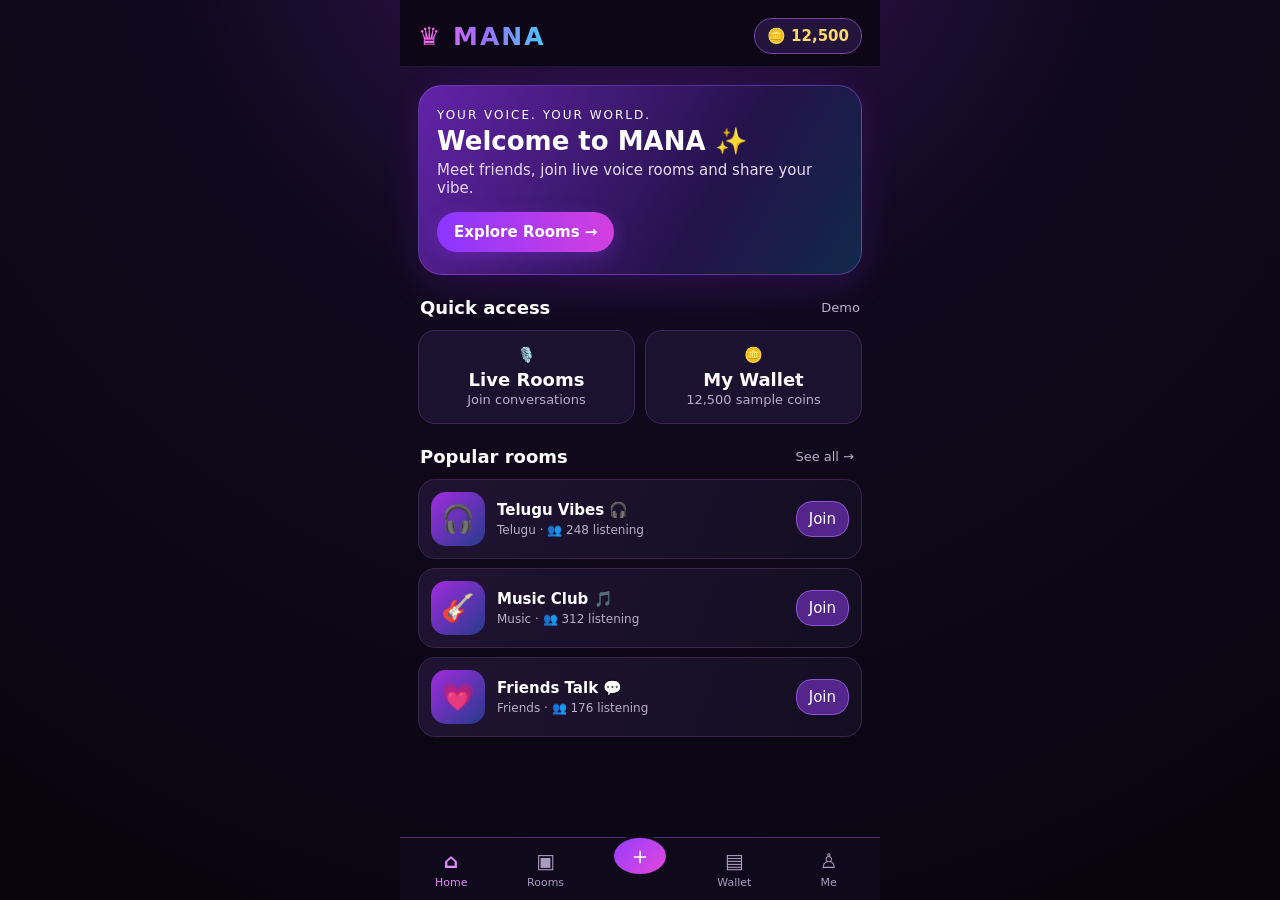
<file: mana-demo-3.html>
<!doctype html>
<html lang="en">
<head>
<meta charset="utf-8"><meta name="viewport" content="width=device-width, initial-scale=1, viewport-fit=cover">
<title>MANA — Voice. Friends. World.</title>
<style>
:root{--bg:#090611;--panel:#171027;--panel2:#21143b;--line:#39245b;--purple:#9b4dff;--pink:#f04bd7;--blue:#35baff;--muted:#b9aeca;--white:#fff}
*{box-sizing:border-box}body{margin:0;background:radial-gradient(circle at 50% -15%,#38145c 0,#10091d 40%,#08050e 100%);color:var(--white);font:15px system-ui,-apple-system,Segoe UI,sans-serif;min-height:100vh}button{font:inherit;color:inherit;border:0;cursor:pointer}.app{max-width:480px;margin:auto;min-height:100vh;padding-bottom:82px;position:relative}.top{display:flex;align-items:center;justify-content:space-between;padding:18px 18px 12px;position:sticky;top:0;background:#0b0715eF;backdrop-filter:blur(12px);z-index:3;border-bottom:1px solid #ffffff12}.brand{font-size:25px;font-weight:900;letter-spacing:2px;background:linear-gradient(90deg,#ff65e7,#9e6bff,#48caff);color:transparent;background-clip:text}.coins{background:#24143b;border:1px solid #7541a6;padding:8px 12px;border-radius:30px;font-weight:700;color:#ffd96a}.screen{display:none;padding:18px}.screen.active{display:block}.welcome{padding:22px 18px;border-radius:24px;background:linear-gradient(120deg,#6323a9,#24124a 65%,#10294a);border:1px solid #a85bff66;box-shadow:0 12px 35px #7a25c933}.welcome h1{font-size:26px;margin:4px 0}.welcome p{color:#e6d8f6;margin:5px 0 15px}.primary{background:linear-gradient(90deg,#8b36ff,#d33fdf);padding:11px 17px;border-radius:24px;font-weight:800;box-shadow:0 5px 18px #a13bff44}.secondary{background:#2b1b42;border:1px solid #68418c;padding:10px 14px;border-radius:18px}.section-title{display:flex;justify-content:space-between;align-items:center;margin:22px 2px 12px}.section-title h2{font-size:18px;margin:0}.muted{color:var(--muted);font-size:13px}.chips{display:flex;gap:8px;overflow:auto;padding-bottom:5px}.chip{white-space:nowrap;background:#211633;border:1px solid #493260;border-radius:20px;padding:8px 13px;color:#ddd}.chip.selected{background:#7431bd;border-color:#bd83ff}.room-card{display:flex;align-items:center;gap:12px;background:linear-gradient(110deg,#201332,#130e22);border:1px solid #39244e;border-radius:17px;padding:12px;margin:9px 0}.room-art{width:54px;height:54px;border-radius:15px;display:grid;place-items:center;font-size:27px;background:linear-gradient(135deg,#a02bdf,#263b8c)}.room-card h3{margin:0 0 4px;font-size:15px}.room-card p{margin:0;color:var(--muted);font-size:12px}.room-card .join{margin-left:auto;background:#54258a;border:1px solid #9250d3;padding:8px 12px;border-radius:16px}.grid2{display:grid;grid-template-columns:1fr 1fr;gap:10px}.tile{background:#1b1230;border:1px solid #3c2858;border-radius:17px;padding:15px}.tile strong{display:block;font-size:18px;margin-top:5px}.nav{position:fixed;bottom:0;left:50%;transform:translateX(-50%);width:min(480px,100%);display:flex;justify-content:space-around;background:#100a1ced;border-top:1px solid #51316d;padding:10px 4px calc(10px + env(safe-area-inset-bottom));z-index:5}.nav button{background:none;color:#a99bbd;font-size:11px;display:flex;flex-direction:column;align-items:center;gap:3px;min-width:58px}.nav button b{font-size:20px}.nav button.active{color:#e58aff}.nav .plus{background:linear-gradient(135deg,#963dff,#e447db);width:42px;height:42px;border-radius:50%;font-size:24px;justify-content:center;color:white;margin-top:-13px;border:3px solid #100a1c}.room-head{background:linear-gradient(130deg,#482078,#14264c);padding:17px;border-radius:20px;border:1px solid #7542a0}.room-head h2{margin:0 0 4px}.owner-seat{margin:20px auto 15px;width:110px;text-align:center}.avatar{width:58px;height:58px;border-radius:50%;display:grid;place-items:center;margin:auto;background:linear-gradient(135deg,#f15ad8,#5e4dff);border:3px solid #ffd56d;font-size:26px;box-shadow:0 0 18px #c14bff66}.crown{color:#ffd65c;font-size:20px}.seat-grid{display:grid;grid-template-columns:repeat(4,1fr);gap:15px 8px;margin:15px 0}.seat{text-align:center;font-size:11px;color:#d9cde9}.seat .avatar{width:48px;height:48px;border:2px solid #7550a1;font-size:20px;background:linear-gradient(135deg,#34305f,#8b3fb3)}.seat.empty .avatar{background:#211833;border:1px dashed #8b6aa9;color:#ad8cc7}.room-chat{background:#130d20;border:1px solid #34234b;border-radius:16px;padding:12px;margin-top:15px}.chatline{font-size:12px;color:#d8c8e8;margin:7px 0}.chatline b{color:#d78aff}.room-actions{display:flex;justify-content:space-around;margin:14px 0}.round{width:48px;height:48px;border-radius:50%;background:#302044;border:1px solid #67418a;font-size:21px}.wallet-hero{padding:22px;border-radius:22px;background:linear-gradient(120deg,#57238f,#27164a,#14324d);border:1px solid #9256cb}.wallet-hero small{color:#e3d4f4}.wallet-hero h1{font-size:30px;margin:6px 0}.action-row{display:flex;gap:9px;margin:15px 0}.action-row button{flex:1}.listrow{display:flex;justify-content:space-between;padding:14px 4px;border-bottom:1px solid #ffffff12}.profile-top{text-align:center;padding:22px;background:#1a102b;border-radius:22px;border:1px solid #4a3066}.profile-top .avatar{width:82px;height:82px;font-size:34px}.profile-top h2{margin:9px 0 2px}.badge{display:inline-block;padding:4px 10px;border-radius:20px;background:#3e245d;color:#e4bcff;font-size:12px}.toast{position:fixed;left:50%;bottom:88px;transform:translateX(-50%);background:#eee;color:#170d25;padding:10px 16px;border-radius:20px;display:none;z-index:9;font-weight:700;box-shadow:0 5px 25px #0008}.modal{position:fixed;inset:0;background:#0009;display:none;align-items:center;justify-content:center;padding:20px;z-index:10}.modal.show{display:flex}.modalbox{background:#1c1230;border:1px solid #8d54ba;border-radius:20px;padding:20px;width:min(360px,100%)}.modalbox h3{margin-top:0}.modalbox input{width:100%;padding:12px;border-radius:12px;border:1px solid #654581;background:#10091b;color:white;margin:8px 0 14px}.tiny{font-size:11px;color:#a99ab8;text-align:center;margin-top:18px}
</style></head>
<body><div class="app">
<header class="top"><div class="brand">♛ MANA</div><button class="coins" onclick="go('wallet')">🪙 <span id="coinTop">12,500</span></button></header>
<main>
<section id="home" class="screen active"><div class="welcome"><div style="font-size:12px;letter-spacing:2px">YOUR VOICE. YOUR WORLD.</div><h1>Welcome to MANA ✨</h1><p>Meet friends, join live voice rooms and share your vibe.</p><button class="primary" onclick="go('rooms')">Explore Rooms →</button></div>
<div class="section-title"><h2>Quick access</h2><span class="muted">Demo</span></div><div class="grid2"><button class="tile" onclick="go('rooms')">🎙️<strong>Live Rooms</strong><span class="muted">Join conversations</span></button><button class="tile" onclick="go('wallet')">🪙<strong>My Wallet</strong><span class="muted">12,500 sample coins</span></button></div>
<div class="section-title"><h2>Popular rooms</h2><button class="muted" style="background:none" onclick="go('rooms')">See all →</button></div><div id="homeRooms"></div></section>
<section id="rooms" class="screen"><div class="section-title"><h2>Discover Rooms</h2><span class="muted">Live now</span></div><div class="chips"><button class="chip selected" onclick="filterRooms('All',this)">All</button><button class="chip" onclick="filterRooms('Telugu',this)">Telugu</button><button class="chip" onclick="filterRooms('Music',this)">Music</button><button class="chip" onclick="filterRooms('Friends',this)">Friends</button><button class="chip" onclick="filterRooms('Gaming',this)">Gaming</button></div><div id="roomList"></div><button class="primary" style="width:100%;margin-top:12px" onclick="toast('Create Room is a sample action')">＋ Create a Room</button></section>
<section id="voice" class="screen"><div class="room-head"><div class="muted">🔴 LIVE ROOM · ROOM ID 100234</div><h2>Telugu Vibes 🎧</h2><div class="muted">248 listening · Hosted by Mana</div></div><div class="owner-seat"><div class="crown">♛ OWNER</div><div class="avatar">👑</div><b>Main Owner</b><div class="muted">Vikki</div></div><div class="section-title"><h2>Speakers · 16 seats</h2><span class="muted">Tap a seat</span></div><div class="seat-grid" id="seatGrid"></div><div class="room-chat"><b>💬 Room Chat</b><div class="chatline"><b>Ravi:</b> Hello everyone! 👋</div><div class="chatline"><b>Anu:</b> Super room ❤️</div><div class="chatline"><b>System:</b> Welcome to MANA demo</div><div style="display:flex;gap:7px;margin-top:10px"><input id="chatInput" placeholder="Say something..." style="min-width:0;flex:1;background:#241936;border:1px solid #4b3265;border-radius:15px;padding:10px;color:white"><button class="secondary" onclick="sendChat()">Send</button></div></div><div class="room-actions"><button class="round" onclick="toast('Mic control — demo')">🎙️</button><button class="round" onclick="toast('Gift panel — demo')">🎁</button><button class="round" onclick="toast('Chat is demo only')">💬</button><button class="round" onclick="go('rooms')">↗</button></div></section>
<section id="wallet" class="screen"><div class="section-title"><h2>My Wallet</h2><span class="badge">Demo balance</span></div><div class="wallet-hero"><small>AVAILABLE COINS</small><h1>🪙 <span id="walletCoins">12,500</span></h1><small>Sample balance · No real money</small></div><div class="action-row"><button class="primary" onclick="toast('Recharge is disabled in demo')">＋ Recharge</button><button class="secondary" onclick="toast('Withdraw is disabled in demo')">↗ Withdraw</button><button class="secondary" onclick="toast('History is sample only')">History</button></div><div class="section-title"><h2>Wallet menu</h2></div><div class="listrow"><span>🎁 Gifts received</span><b>View →</b></div><div class="listrow"><span>💸 My earnings</span><b>View →</b></div><div class="listrow"><span>🧾 Transaction history</span><b>View →</b></div><div class="listrow"><span>🛡️ Payment safety</span><b>Demo →</b></div><p class="tiny">This is a visual prototype. No payments, withdrawals or coin transfers occur.</p></section>
<section id="profile" class="screen"><div class="profile-top"><div class="avatar">😎</div><h2>Vikki ✨</h2><div class="muted">MANA ID: 100001</div><p><span class="badge">⭐ Level 28</span></p><div class="grid2"><div><b>856</b><div class="muted">Following</div></div><div><b>4,320</b><div class="muted">Followers</div></div></div></div><div style="margin-top:14px"><div class="listrow"><span>🏅 My Level</span><b>Level 28 →</b></div><div class="listrow"><span>🎁 My Gifts</span><b>View →</b></div><div class="listrow"><span>👨‍👩‍👧‍👦 My Family</span><b>View →</b></div><div class="listrow" onclick="go('agency')"><span>🏢 Host / Agency Center</span><b>Open →</b></div><div class="listrow"><span>⚙️ Settings</span><b>Open →</b></div></div></section>
<section id="agency" class="screen"><div class="section-title"><h2>Host & Agency Center</h2><span class="badge">Preview</span></div><div class="grid2"><div class="tile">🎤<strong>Hosts</strong><span class="muted">Recruit & manage</span></div><div class="tile">🏢<strong>Agencies</strong><span class="muted">Agency overview</span></div><div class="tile">🎯<strong>Targets</strong><span class="muted">Monthly goals</span></div><div class="tile">💰<strong>Commission</strong><span class="muted">Sample report</span></div></div><button class="primary" style="width:100%;margin-top:16px" onclick="toast('Application form is not connected yet')">Apply as Host / Agency</button><p class="tiny">Manager roles and earnings shown here are sample UI only.</p></section>
</main>
<nav class="nav"><button class="active" data-tab="home" onclick="go('home',this)"><b>⌂</b>Home</button><button data-tab="rooms" onclick="go('rooms',this)"><b>▣</b>Rooms</button><button class="plus" onclick="toast('Create options — demo')">＋</button><button data-tab="wallet" onclick="go('wallet',this)"><b>▤</b>Wallet</button><button data-tab="profile" onclick="go('profile',this)"><b>♙</b>Me</button></nav>
</div><div id="toast" class="toast"></div><div id="modal" class="modal" onclick="if(event.target===this)closeModal()"><div class="modalbox"><h3 id="modalTitle">Welcome</h3><p class="muted" id="modalText">This is a MANA sample demo.</p><input id="modalInput" placeholder="Enter your name"><button class="primary" style="width:100%" onclick="closeModal()">Continue</button><p class="tiny">Demo only · No account is created</p></div></div>
<script>
const rooms=[['Telugu Vibes 🎧','Telugu','248','🎧'],['Music Club 🎵','Music','312','🎸'],['Friends Talk 💬','Friends','176','💗'],['Gaming Gang 🎮','Gaming','220','🎮'],['Chill Time ☕','Friends','147','☕'],['Love Talk ❤️','Telugu','98','❤️']];
function roomHTML(r){return `<div class="room-card"><div class="room-art">${r[3]}</div><div><h3>${r[0]}</h3><p>${r[1]} · 👥 ${r[2]} listening</p></div><button class="join" onclick="go('voice')">Join</button></div>`}
document.getElementById('homeRooms').innerHTML=rooms.slice(0,3).map(roomHTML).join('');function filterRooms(cat,el){document.querySelectorAll('.chip').forEach(x=>x.classList.remove('selected'));el.classList.add('selected');document.getElementById('roomList').innerHTML=rooms.filter(r=>cat==='All'||r[1]===cat).map(roomHTML).join('')}
filterRooms('All',document.querySelector('.chip'));
const faces=['🙂','😎','👩','🧑','👨','👩‍🦰','🧔','👩‍🦱','🧑‍🎤','👨‍🦱','👩‍🦳','🧑‍🦰','👨‍🎤','👩‍🎤','🙂','😄'];document.getElementById('seatGrid').innerHTML=faces.map((f,i)=>`<div class="seat"><div class="avatar">${f}</div><div>${['Ravi','Anu','Kiran','Siri','Lucky','Pooja','Arjun','Maya','Raju','Nisha','Sai','Diya','Manu','Tara','Empty','Empty'][i]}</div></div>`).join('');
function go(id,btn){document.querySelectorAll('.screen').forEach(s=>s.classList.remove('active'));document.getElementById(id).classList.add('active');document.querySelectorAll('.nav button[data-tab]').forEach(b=>b.classList.toggle('active',b.dataset.tab===id));window.scrollTo(0,0)}let toastTimer;function toast(t){const el=document.getElementById('toast');el.textContent=t;el.style.display='block';clearTimeout(toastTimer);toastTimer=setTimeout(()=>el.style.display='none',2200)}function sendChat(){const input=document.getElementById('chatInput');if(!input.value.trim())return;const line=document.createElement('div');line.className='chatline';line.innerHTML='<b>You:</b> '+input.value.replace(/[<>]/g,'');document.querySelector('.room-chat').insertBefore(line,document.querySelector('.room-chat').children[3]);input.value='';toast('Message added to demo chat')}
function closeModal(){document.getElementById('modal').classList.remove('show')}
</script></body></html>
</file>
